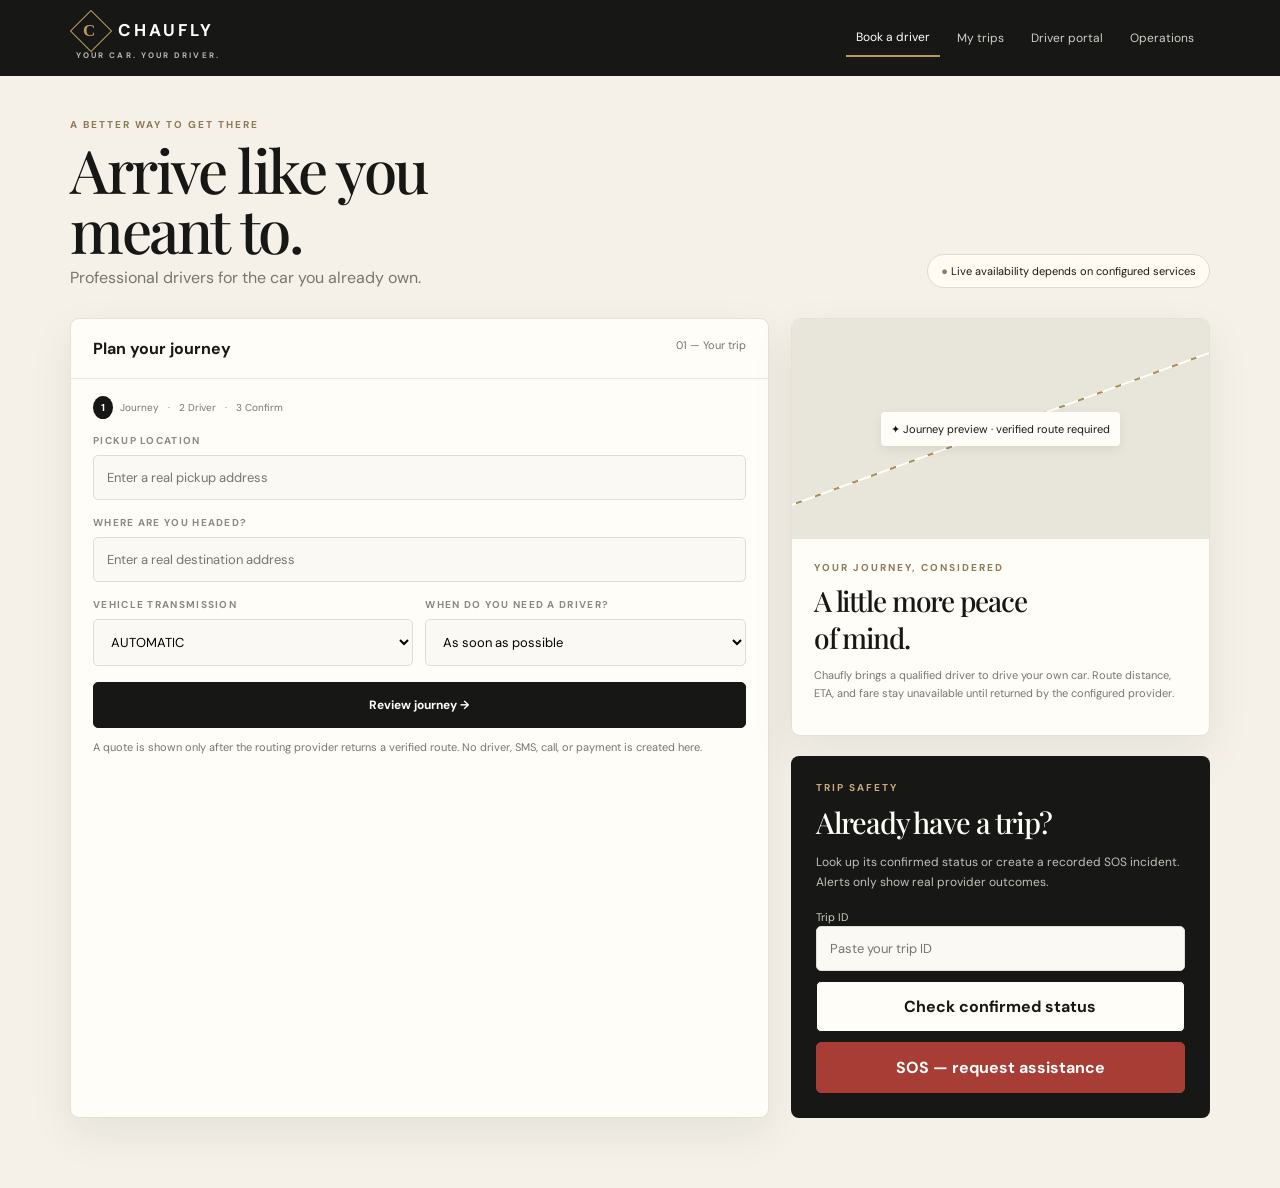
<file: app/static/index.html>
<!doctype html>
<html lang="en">
<head>
  <meta charset="utf-8"><meta name="viewport" content="width=device-width,initial-scale=1">
  <title>Chaufly — Your car. Your driver.</title>
  <style>
    @import url('https://fonts.googleapis.com/css2?family=DM+Sans:wght@400;500;600;700&family=Playfair+Display:wght@500;600&display=swap');
    :root{--ink:#171816;--paper:#fffdf8;--ivory:#f5f1e8;--gold:#b89a61;--line:#dedbd2;--muted:#77766d;--danger:#a73d34}*{box-sizing:border-box}body{margin:0;background:var(--ivory);color:var(--ink);font-family:'DM Sans',sans-serif}.top{background:var(--ink);color:var(--paper);min-height:76px;padding:0 clamp(18px,6vw,76px);display:flex;align-items:center;justify-content:space-between;gap:20px}.brand{font-weight:700;letter-spacing:.18em;font-size:17px}.brand small{display:block;font-size:8px;letter-spacing:.26em;color:#b9b7af;margin-top:4px}.mark{border:1px solid var(--gold);color:var(--gold);display:inline-grid;place-items:center;width:30px;height:30px;margin-right:12px;transform:rotate(45deg);font-family:Georgia}.mark b{transform:rotate(-45deg)}.nav{display:flex;gap:7px}.nav button{color:#d0cec6;background:transparent;border:0;padding:10px;font:inherit;font-size:12px}.nav button:hover{color:white}.nav button[aria-current=true]{border-bottom:2px solid var(--gold);color:white}main{max-width:1180px;margin:auto;padding:42px 20px 70px}.eyebrow{text-transform:uppercase;font-size:10px;letter-spacing:.2em;color:#8d7956;font-weight:700}.serif{font-family:'Playfair Display',serif;font-weight:500;letter-spacing:-.04em}.head{display:flex;justify-content:space-between;align-items:end;gap:20px;margin-bottom:30px}.head h1{font-size:clamp(40px,6vw,60px);line-height:1;margin:8px 0}.head p{color:var(--muted);margin:0}.pill{background:#fffaf2;border:1px solid var(--line);border-radius:30px;padding:9px 13px;font-size:11px}.dot{color:#718a5f}.grid{display:grid;grid-template-columns:minmax(0,1.25fr) minmax(300px,.75fr);gap:22px}.card{background:var(--paper);border:1px solid #e6e1d6;border-radius:9px;box-shadow:0 16px 45px #15161212}.cardhead{padding:19px 22px;border-bottom:1px solid #ece8df;display:flex;justify-content:space-between}.cardhead h2{font-size:16px;margin:0}.cardhead span{font-size:11px;color:var(--muted)}.pad{padding:22px}.step{font-size:10px;color:var(--muted);margin-bottom:20px}.step b{background:var(--ink);color:white;border-radius:50%;padding:5px 8px;margin-right:7px}.fieldwrap{margin-bottom:16px}.fieldwrap label{display:block;text-transform:uppercase;letter-spacing:.13em;font-size:10px;font-weight:700;color:#8b8a80;margin-bottom:8px}.field,select{width:100%;background:#fbf9f3;border:1px solid #e1ddd3;border-radius:5px;padding:13px;font:inherit;font-size:13px}.twocol{display:grid;grid-template-columns:1fr 1fr;gap:12px}.primary,.secondary,.sos{font:inherit;font-weight:700;border-radius:5px;padding:14px;border:1px solid var(--ink);cursor:pointer}.primary{background:var(--ink);color:var(--paper);width:100%;font-size:12px}.secondary{background:transparent;color:var(--ink)}.sos{background:var(--danger);border-color:var(--danger);color:white;width:100%;margin-top:10px}.fine{font-size:11px;line-height:1.6;color:var(--muted)}.hero{background:var(--ink);color:var(--paper);padding:25px;border-radius:8px}.hero h2{font-size:29px;margin:9px 0}.hero p{color:#c3c0b7;font-size:12px;line-height:1.65}.route{height:220px;background:#e8e6db;border-radius:8px 8px 0 0;display:grid;place-items:center;position:relative;overflow:hidden}.route:before{content:'';width:130%;height:2px;position:absolute;transform:rotate(-20deg);background:repeating-linear-gradient(90deg,#fffdf8 0 14px,#a88b57 14px 20px)}.route div{z-index:1;background:#fffdf8;padding:10px;border-radius:4px;font-size:11px;box-shadow:0 4px 12px #0001}.result{margin-top:16px;border-left:3px solid var(--gold);background:#f6f1e6;padding:13px;font-size:12px;line-height:1.6;white-space:pre-wrap}.result.error{border-color:var(--danger);background:#f7e8e5}.hidden{display:none}.unavailable{margin-top:22px;padding:18px;border:1px solid var(--line);border-radius:8px;background:#ece7dc}.unavailable h3{margin:0 0 6px;font-size:15px}.unavailable p{margin:0;color:var(--muted);font-size:12px;line-height:1.6}@media(max-width:760px){.top{padding:16px;flex-wrap:wrap}.nav{width:100%;overflow:auto}.head,.grid{display:block}.head{margin-bottom:25px}.pill{display:inline-block;margin-top:15px}.grid>div+div{margin-top:20px}.twocol{grid-template-columns:1fr}}
  </style>
</head>
<body><header class="top"><div class="brand"><span class="mark"><b>C</b></span>CHAUFLY<small>YOUR CAR. YOUR DRIVER.</small></div><nav class="nav" aria-label="Chaufly navigation"><button aria-current="true">Book a driver</button><button data-unavailable>My trips</button><button data-unavailable>Driver portal</button><button data-unavailable>Operations</button></nav></header>
<main><section class="head"><div><div class="eyebrow">A better way to get there</div><h1 class="serif">Arrive like you<br>meant to.</h1><p>Professional drivers for the car you already own.</p></div><div class="pill"><span class="dot">●</span> Live availability depends on configured services</div></section>
<section class="grid"><div class="card"><div class="cardhead"><h2>Plan your journey</h2><span>01 — Your trip</span></div><form class="pad" id="quote-form"><div class="step"><b>1</b>Journey &nbsp; · &nbsp; 2 Driver &nbsp; · &nbsp; 3 Confirm</div><div class="fieldwrap"><label for="pickup">Pickup location</label><input class="field" id="pickup" required placeholder="Enter a real pickup address"></div><div class="fieldwrap"><label for="dropoff">Where are you headed?</label><input class="field" id="dropoff" required placeholder="Enter a real destination address"></div><div class="twocol"><div class="fieldwrap"><label for="transmission">Vehicle transmission</label><select id="transmission"><option>AUTOMATIC</option><option>MANUAL</option></select></div><div class="fieldwrap"><label for="when">When do you need a driver?</label><select id="when"><option>As soon as possible</option><option disabled>Schedule for later — coming soon</option></select></div></div><button class="primary" type="submit">Review journey →</button><p class="fine">A quote is shown only after the routing provider returns a verified route. No driver, SMS, call, or payment is created here.</p><div id="quote-result" class="result hidden" role="status" aria-live="polite"></div></form></div>
<div><div class="card"><div class="route"><div>✦ Journey preview · verified route required</div></div><div class="pad"><div class="eyebrow">Your journey, considered</div><h2 class="serif" style="font-size:28px;margin:8px 0">A little more peace<br>of mind.</h2><p class="fine">Chaufly brings a qualified driver to drive your own car. Route distance, ETA, and fare stay unavailable until returned by the configured provider.</p></div></div><div class="hero" style="margin-top:20px"><div class="eyebrow" style="color:#c5ad7e">Trip safety</div><h2 class="serif">Already have a trip?</h2><p>Look up its confirmed status or create a recorded SOS incident. Alerts only show real provider outcomes.</p><label class="fine" for="trip-id" style="color:#d0cec6">Trip ID</label><input class="field" id="trip-id" placeholder="Paste your trip ID"><button class="secondary" type="button" id="status" style="width:100%;margin-top:10px;background:#fffdf8">Check confirmed status</button><button class="sos" type="button" id="sos">SOS — request assistance</button><div id="trip-result" class="result hidden" role="status" aria-live="polite"></div></div></div></section>
<section class="unavailable" id="unavailable" hidden><h3>Feature not available in this MVP</h3><p>Trip history, driver actions, and operations controls require authenticated, role-authorized APIs. They are intentionally not shown as live data yet.</p></section></main>
<script>
const $=s=>document.querySelector(s);const show=(el,value,error=false)=>{el.classList.remove('hidden');el.classList.toggle('error',error);el.textContent=typeof value==='string'?value:JSON.stringify(value,null,2)};async function api(url,options={}){const r=await fetch(url,options);const d=await r.json().catch(()=>({error:{message:'The server returned an unreadable response.'}}));if(!r.ok)throw d;return d}
$('#quote-form').addEventListener('submit',async e=>{e.preventDefault();const out=$('#quote-result');show(out,'Requesting a verified route…');try{const data=await api('/api/quote',{method:'POST',headers:{'Content-Type':'application/json'},body:JSON.stringify({pickup_address:$('#pickup').value,dropoff_address:$('#dropoff').value,transmission:$('#transmission').value})});const q=data.quote;show(out,`Verified route: ${q.distance_km} km · ${q.estimated_duration_minutes} min\nEstimated fare: KES ${q.estimated_fare}\nRoute source: ${q.route_source}`)}catch(e){show(out,e.error?.message||'Unable to request a route.',true)}});
$('#status').onclick=async()=>{const id=$('#trip-id').value.trim();const out=$('#trip-result');if(!id)return show(out,'Enter a trip ID first.',true);try{show(out,'Loading confirmed trip status…');show(out,await api('/api/trips/'+encodeURIComponent(id)))}catch(e){show(out,e.error?.message||'Unable to load the trip.',true)}};
$('#sos').onclick=async()=>{const id=$('#trip-id').value.trim();const out=$('#trip-result');if(!id)return show(out,'Enter a trip ID first.',true);if(!confirm('Create an SOS incident and attempt configured alerts?'))return;const reason=prompt('Brief reason for SOS:');if(!reason)return;try{show(out,'Recording SOS incident and attempting configured alerts…');show(out,await api('/api/trips/'+encodeURIComponent(id)+'/sos',{method:'POST',headers:{'Content-Type':'application/json'},body:JSON.stringify({trigger_reason:reason})}))}catch(e){show(out,e.error?.message||'Unable to record SOS.',true)}};
document.querySelectorAll('[data-unavailable]').forEach(b=>b.onclick=()=>{const panel=$('#unavailable');panel.hidden=false;panel.scrollIntoView({behavior:'smooth'})});
</script></body></html>
</file>
